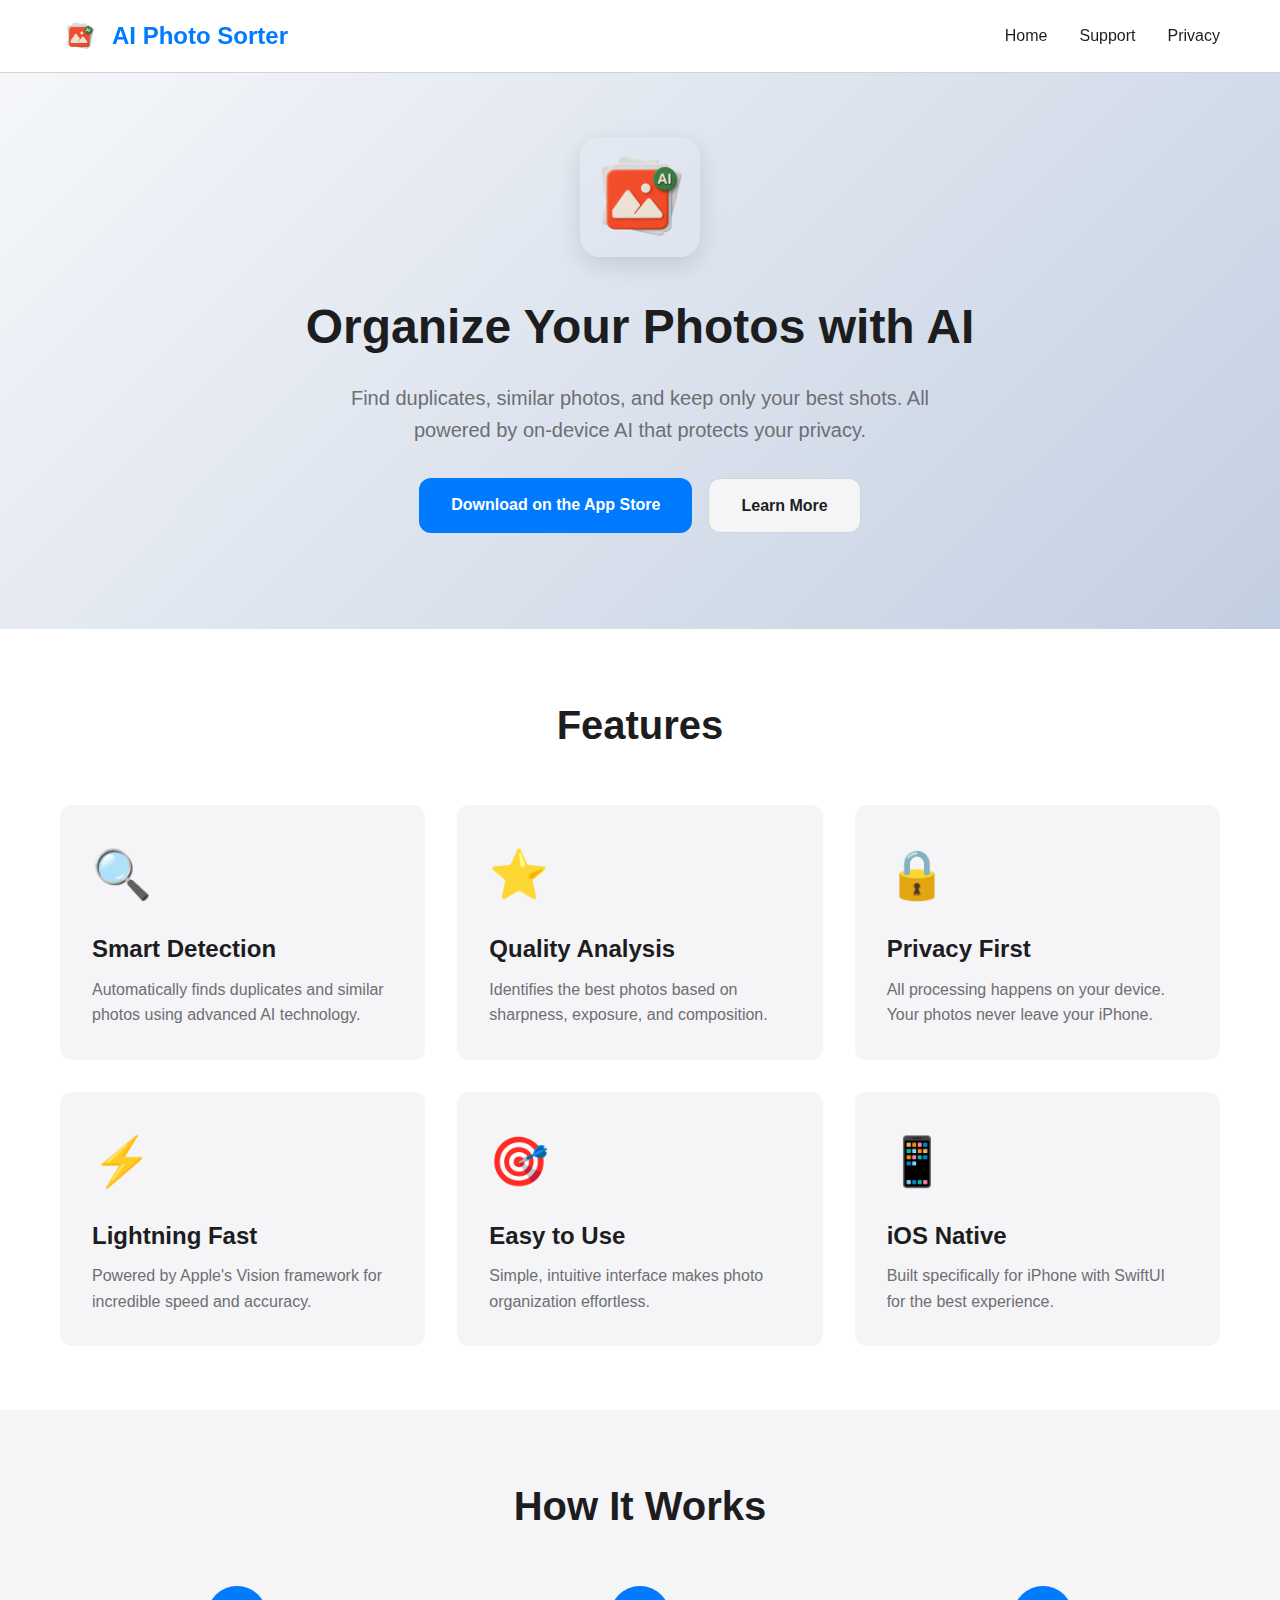
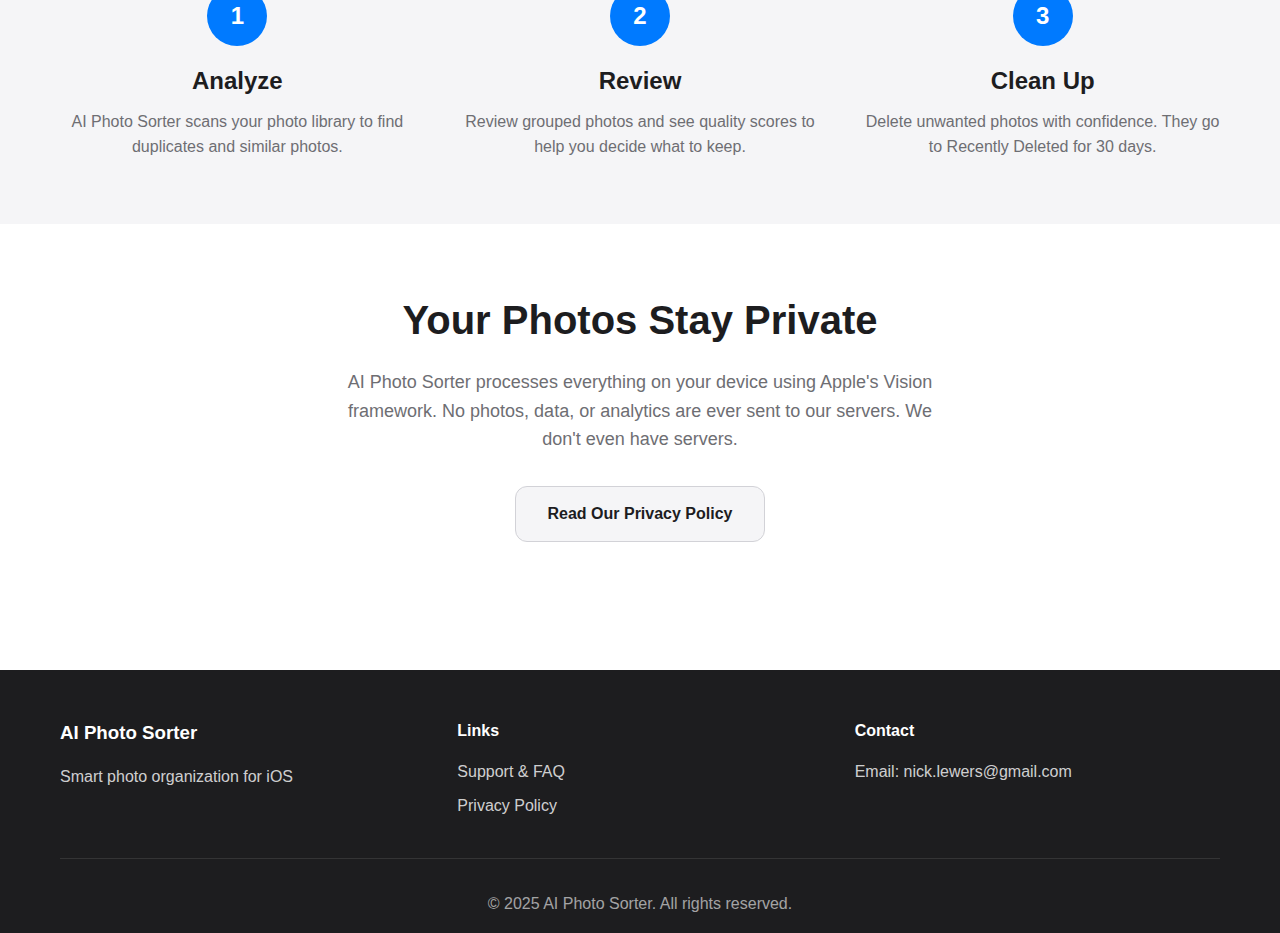
<file: index.html>
<!DOCTYPE html>
<html lang="en">
<head>
    <meta charset="UTF-8">
    <meta name="viewport" content="width=device-width, initial-scale=1.0">
    <meta name="description" content="AI Photo Sorter - Organize your photo library with powerful on-device AI. Find duplicates, similar photos, and keep only your best shots.">
    <title>AI Photo Sorter - Smart Photo Organization for iOS</title>
    <link rel="stylesheet" href="styles.css">
</head>
<body>
    <nav>
        <div class="container">
            <div class="nav-content">
                <div class="logo-container">
                    <img src="logo.png" alt="AI Photo Sorter" class="logo-img">
                    <h1 class="logo">AI Photo Sorter</h1>
                </div>
                <div class="nav-links">
                    <a href="index.html">Home</a>
                    <a href="support.html">Support</a>
                    <a href="privacy.html">Privacy</a>
                </div>
            </div>
        </div>
    </nav>

    <header class="hero">
        <div class="container">
            <div class="hero-content">
                <img src="logo.png" alt="AI Photo Sorter" class="hero-logo">
                <h1>Organize Your Photos with AI</h1>
                <p class="subtitle">Find duplicates, similar photos, and keep only your best shots. All powered by on-device AI that protects your privacy.</p>
                <div class="cta-buttons">
                    <a href="https://apps.apple.com/us/app/ai-photo-sorter/id6754172959" class="btn btn-primary">Download on the App Store</a>
                    <a href="support.html" class="btn btn-secondary">Learn More</a>
                </div>
            </div>
        </div>
    </header>

    <section class="features">
        <div class="container">
            <h2>Features</h2>
            <div class="feature-grid">
                <div class="feature-card">
                    <div class="feature-icon">🔍</div>
                    <h3>Smart Detection</h3>
                    <p>Automatically finds duplicates and similar photos using advanced AI technology.</p>
                </div>
                <div class="feature-card">
                    <div class="feature-icon">⭐</div>
                    <h3>Quality Analysis</h3>
                    <p>Identifies the best photos based on sharpness, exposure, and composition.</p>
                </div>
                <div class="feature-card">
                    <div class="feature-icon">🔒</div>
                    <h3>Privacy First</h3>
                    <p>All processing happens on your device. Your photos never leave your iPhone.</p>
                </div>
                <div class="feature-card">
                    <div class="feature-icon">⚡</div>
                    <h3>Lightning Fast</h3>
                    <p>Powered by Apple's Vision framework for incredible speed and accuracy.</p>
                </div>
                <div class="feature-card">
                    <div class="feature-icon">🎯</div>
                    <h3>Easy to Use</h3>
                    <p>Simple, intuitive interface makes photo organization effortless.</p>
                </div>
                <div class="feature-card">
                    <div class="feature-icon">📱</div>
                    <h3>iOS Native</h3>
                    <p>Built specifically for iPhone with SwiftUI for the best experience.</p>
                </div>
            </div>
        </div>
    </section>

    <section class="how-it-works">
        <div class="container">
            <h2>How It Works</h2>
            <div class="steps">
                <div class="step">
                    <div class="step-number">1</div>
                    <h3>Analyze</h3>
                    <p>AI Photo Sorter scans your photo library to find duplicates and similar photos.</p>
                </div>
                <div class="step">
                    <div class="step-number">2</div>
                    <h3>Review</h3>
                    <p>Review grouped photos and see quality scores to help you decide what to keep.</p>
                </div>
                <div class="step">
                    <div class="step-number">3</div>
                    <h3>Clean Up</h3>
                    <p>Delete unwanted photos with confidence. They go to Recently Deleted for 30 days.</p>
                </div>
            </div>
        </div>
    </section>

    <section class="privacy-highlight">
        <div class="container">
            <div class="privacy-content">
                <h2>Your Photos Stay Private</h2>
                <p>AI Photo Sorter processes everything on your device using Apple's Vision framework. No photos, data, or analytics are ever sent to our servers. We don't even have servers.</p>
                <a href="privacy.html" class="btn btn-secondary">Read Our Privacy Policy</a>
            </div>
        </div>
    </section>

    <footer>
        <div class="container">
            <div class="footer-content">
                <div class="footer-section">
                    <h3>AI Photo Sorter</h3>
                    <p>Smart photo organization for iOS</p>
                </div>
                <div class="footer-section">
                    <h4>Links</h4>
                    <ul>
                        <li><a href="support.html">Support & FAQ</a></li>
                        <li><a href="privacy.html">Privacy Policy</a></li>
                    </ul>
                </div>
                <div class="footer-section">
                    <h4>Contact</h4>
                    <p>Email: <a href="mailto:nick.lewers@gmail.com">nick.lewers@gmail.com</a></p>
                </div>
            </div>
            <div class="footer-bottom">
                <p>&copy; 2025 AI Photo Sorter. All rights reserved.</p>
            </div>
        </div>
    </footer>
</body>
</html>
</file>
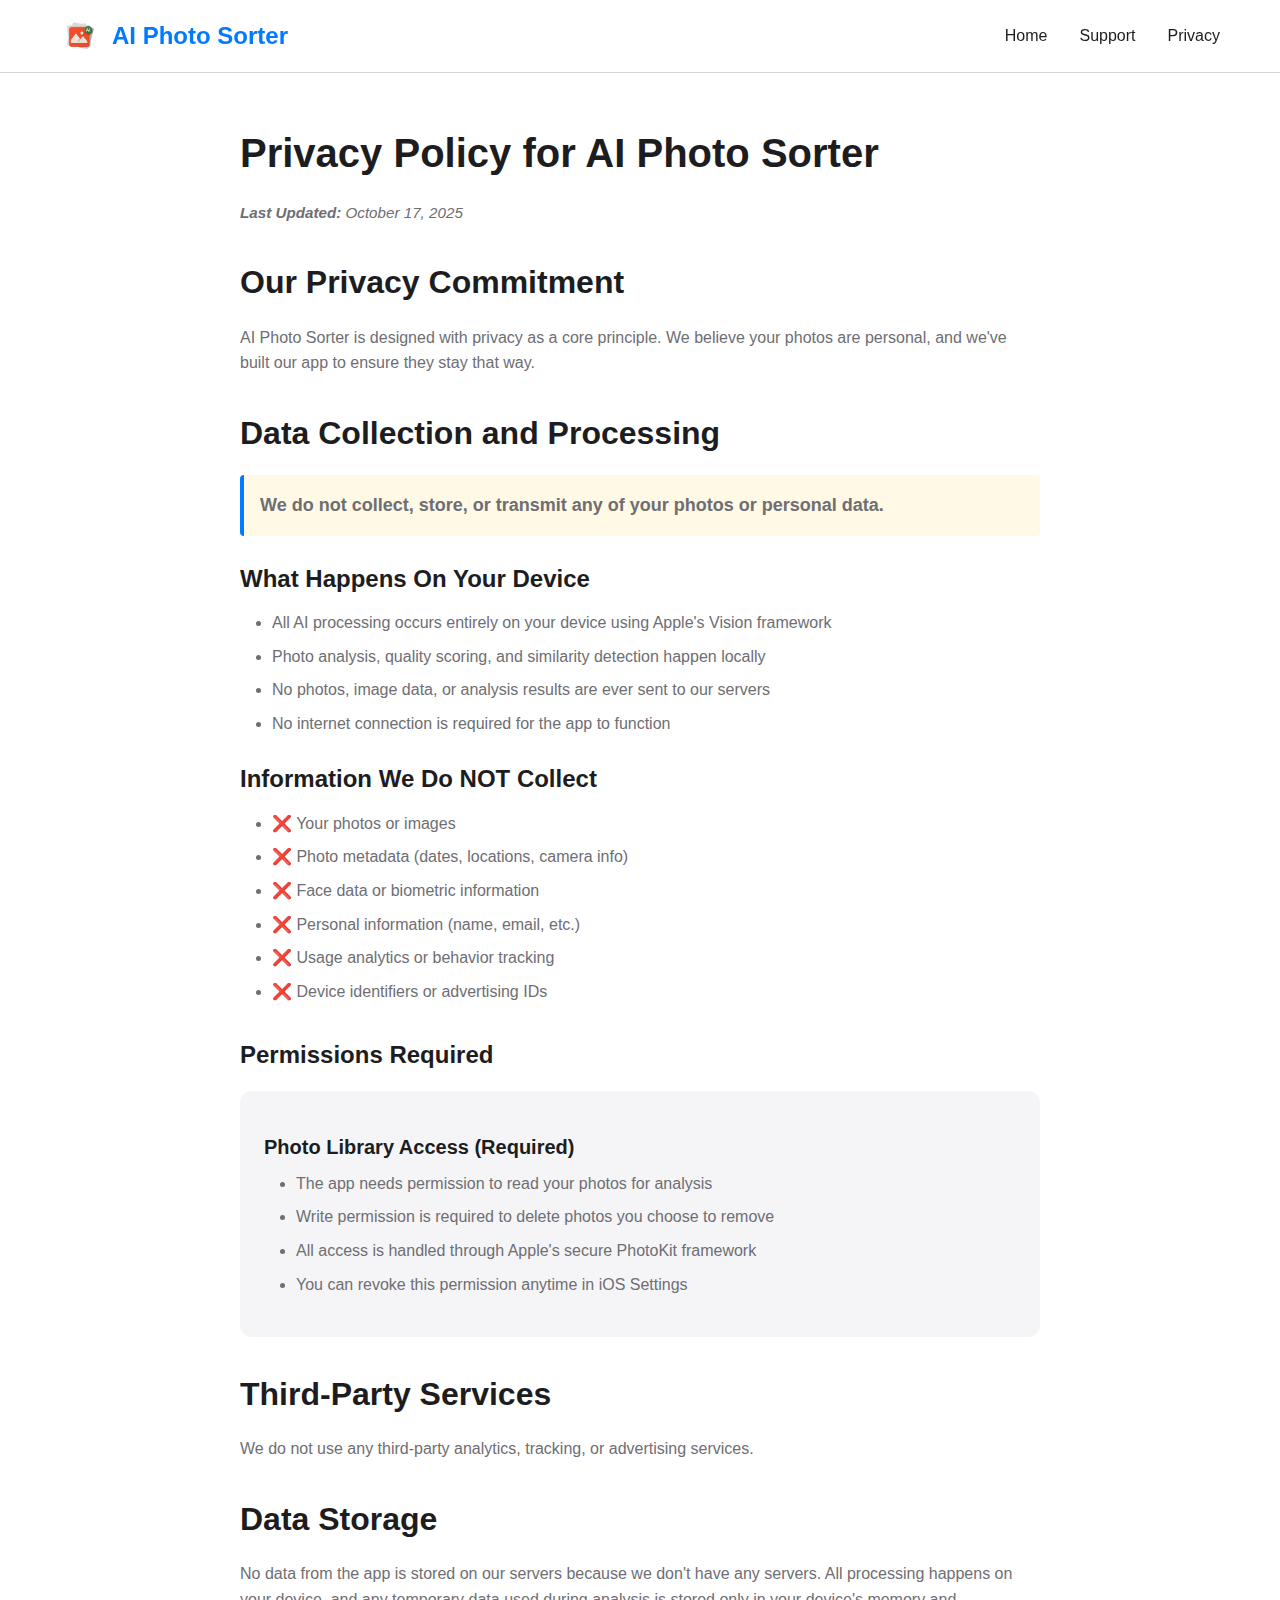
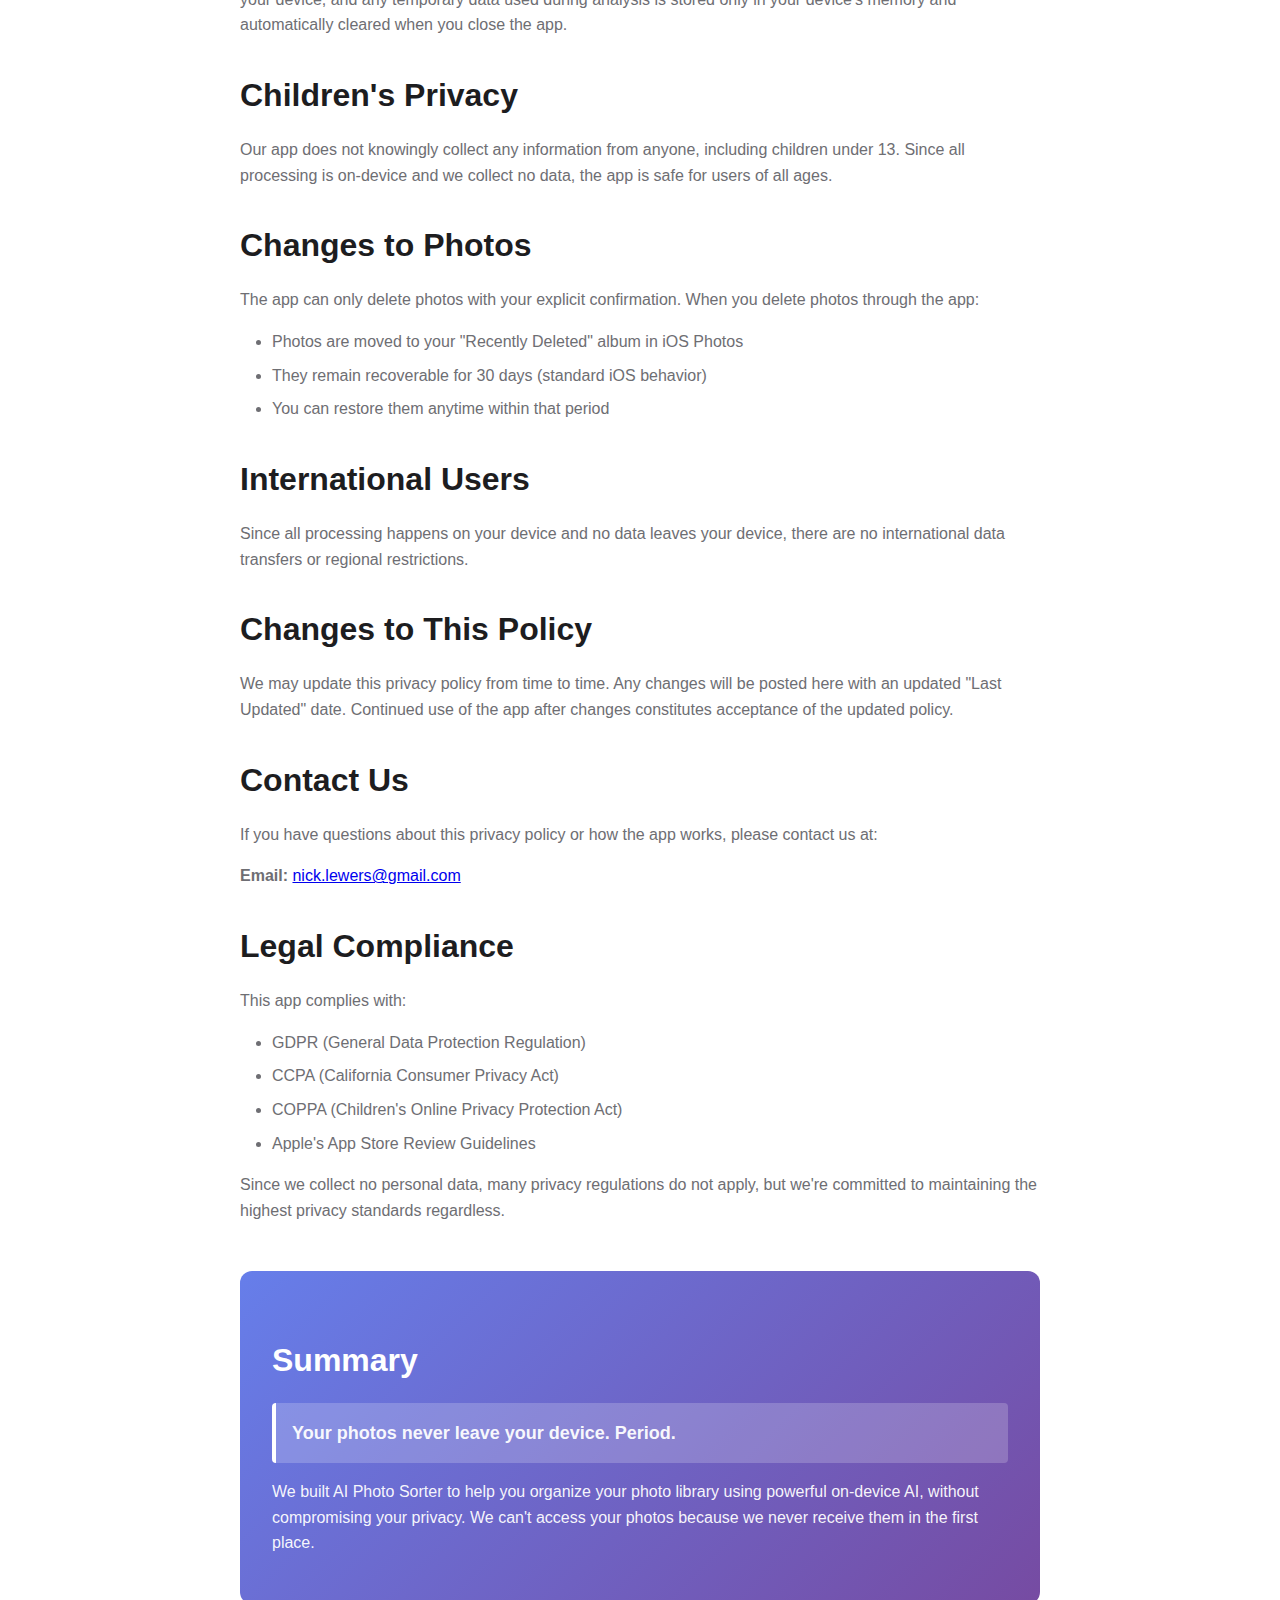
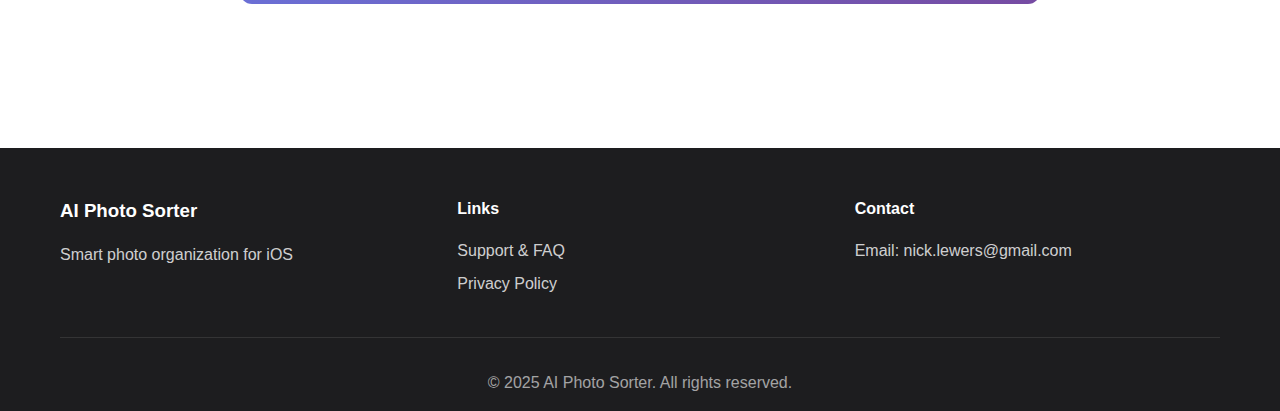
<file: privacy.html>
<!DOCTYPE html>
<html lang="en">
<head>
    <meta charset="UTF-8">
    <meta name="viewport" content="width=device-width, initial-scale=1.0">
    <meta name="description" content="Privacy Policy for AI Photo Sorter - Your photos never leave your device.">
    <title>Privacy Policy - AI Photo Sorter</title>
    <link rel="stylesheet" href="styles.css">
</head>
<body>
    <nav>
        <div class="container">
            <div class="nav-content">
                <div class="logo-container">
                    <img src="logo.png" alt="AI Photo Sorter" class="logo-img">
                    <h1 class="logo">AI Photo Sorter</h1>
                </div>
                <div class="nav-links">
                    <a href="index.html">Home</a>
                    <a href="support.html">Support</a>
                    <a href="privacy.html">Privacy</a>
                </div>
            </div>
        </div>
    </nav>

    <main class="content-page">
        <div class="container">
            <article>
                <h1>Privacy Policy for AI Photo Sorter</h1>
                <p class="last-updated"><strong>Last Updated:</strong> October 17, 2025</p>

                <section>
                    <h2>Our Privacy Commitment</h2>
                    <p>AI Photo Sorter is designed with privacy as a core principle. We believe your photos are personal, and we've built our app to ensure they stay that way.</p>
                </section>

                <section>
                    <h2>Data Collection and Processing</h2>
                    <p class="highlight"><strong>We do not collect, store, or transmit any of your photos or personal data.</strong></p>

                    <h3>What Happens On Your Device</h3>
                    <ul>
                        <li>All AI processing occurs entirely on your device using Apple's Vision framework</li>
                        <li>Photo analysis, quality scoring, and similarity detection happen locally</li>
                        <li>No photos, image data, or analysis results are ever sent to our servers</li>
                        <li>No internet connection is required for the app to function</li>
                    </ul>

                    <h3>Information We Do NOT Collect</h3>
                    <ul>
                        <li>❌ Your photos or images</li>
                        <li>❌ Photo metadata (dates, locations, camera info)</li>
                        <li>❌ Face data or biometric information</li>
                        <li>❌ Personal information (name, email, etc.)</li>
                        <li>❌ Usage analytics or behavior tracking</li>
                        <li>❌ Device identifiers or advertising IDs</li>
                    </ul>
                </section>

                <section>
                    <h3>Permissions Required</h3>
                    <div class="info-box">
                        <h4>Photo Library Access (Required)</h4>
                        <ul>
                            <li>The app needs permission to read your photos for analysis</li>
                            <li>Write permission is required to delete photos you choose to remove</li>
                            <li>All access is handled through Apple's secure PhotoKit framework</li>
                            <li>You can revoke this permission anytime in iOS Settings</li>
                        </ul>
                    </div>
                </section>

                <section>
                    <h2>Third-Party Services</h2>
                    <p>We do not use any third-party analytics, tracking, or advertising services.</p>
                </section>

                <section>
                    <h2>Data Storage</h2>
                    <p>No data from the app is stored on our servers because we don't have any servers. All processing happens on your device, and any temporary data used during analysis is stored only in your device's memory and automatically cleared when you close the app.</p>
                </section>

                <section>
                    <h2>Children's Privacy</h2>
                    <p>Our app does not knowingly collect any information from anyone, including children under 13. Since all processing is on-device and we collect no data, the app is safe for users of all ages.</p>
                </section>

                <section>
                    <h2>Changes to Photos</h2>
                    <p>The app can only delete photos with your explicit confirmation. When you delete photos through the app:</p>
                    <ul>
                        <li>Photos are moved to your "Recently Deleted" album in iOS Photos</li>
                        <li>They remain recoverable for 30 days (standard iOS behavior)</li>
                        <li>You can restore them anytime within that period</li>
                    </ul>
                </section>

                <section>
                    <h2>International Users</h2>
                    <p>Since all processing happens on your device and no data leaves your device, there are no international data transfers or regional restrictions.</p>
                </section>

                <section>
                    <h2>Changes to This Policy</h2>
                    <p>We may update this privacy policy from time to time. Any changes will be posted here with an updated "Last Updated" date. Continued use of the app after changes constitutes acceptance of the updated policy.</p>
                </section>

                <section>
                    <h2>Contact Us</h2>
                    <p>If you have questions about this privacy policy or how the app works, please contact us at:</p>
                    <p><strong>Email:</strong> <a href="mailto:nick.lewers@gmail.com">nick.lewers@gmail.com</a></p>
                </section>

                <section>
                    <h2>Legal Compliance</h2>
                    <p>This app complies with:</p>
                    <ul>
                        <li>GDPR (General Data Protection Regulation)</li>
                        <li>CCPA (California Consumer Privacy Act)</li>
                        <li>COPPA (Children's Online Privacy Protection Act)</li>
                        <li>Apple's App Store Review Guidelines</li>
                    </ul>
                    <p>Since we collect no personal data, many privacy regulations do not apply, but we're committed to maintaining the highest privacy standards regardless.</p>
                </section>

                <section class="summary-box">
                    <h2>Summary</h2>
                    <p class="highlight"><strong>Your photos never leave your device. Period.</strong></p>
                    <p>We built AI Photo Sorter to help you organize your photo library using powerful on-device AI, without compromising your privacy. We can't access your photos because we never receive them in the first place.</p>
                </section>
            </article>
        </div>
    </main>

    <footer>
        <div class="container">
            <div class="footer-content">
                <div class="footer-section">
                    <h3>AI Photo Sorter</h3>
                    <p>Smart photo organization for iOS</p>
                </div>
                <div class="footer-section">
                    <h4>Links</h4>
                    <ul>
                        <li><a href="support.html">Support & FAQ</a></li>
                        <li><a href="privacy.html">Privacy Policy</a></li>
                    </ul>
                </div>
                <div class="footer-section">
                    <h4>Contact</h4>
                    <p>Email: <a href="mailto:nick.lewers@gmail.com">nick.lewers@gmail.com</a></p>
                </div>
            </div>
            <div class="footer-bottom">
                <p>&copy; 2025 AI Photo Sorter. All rights reserved.</p>
            </div>
        </div>
    </footer>
</body>
</html>
</file>
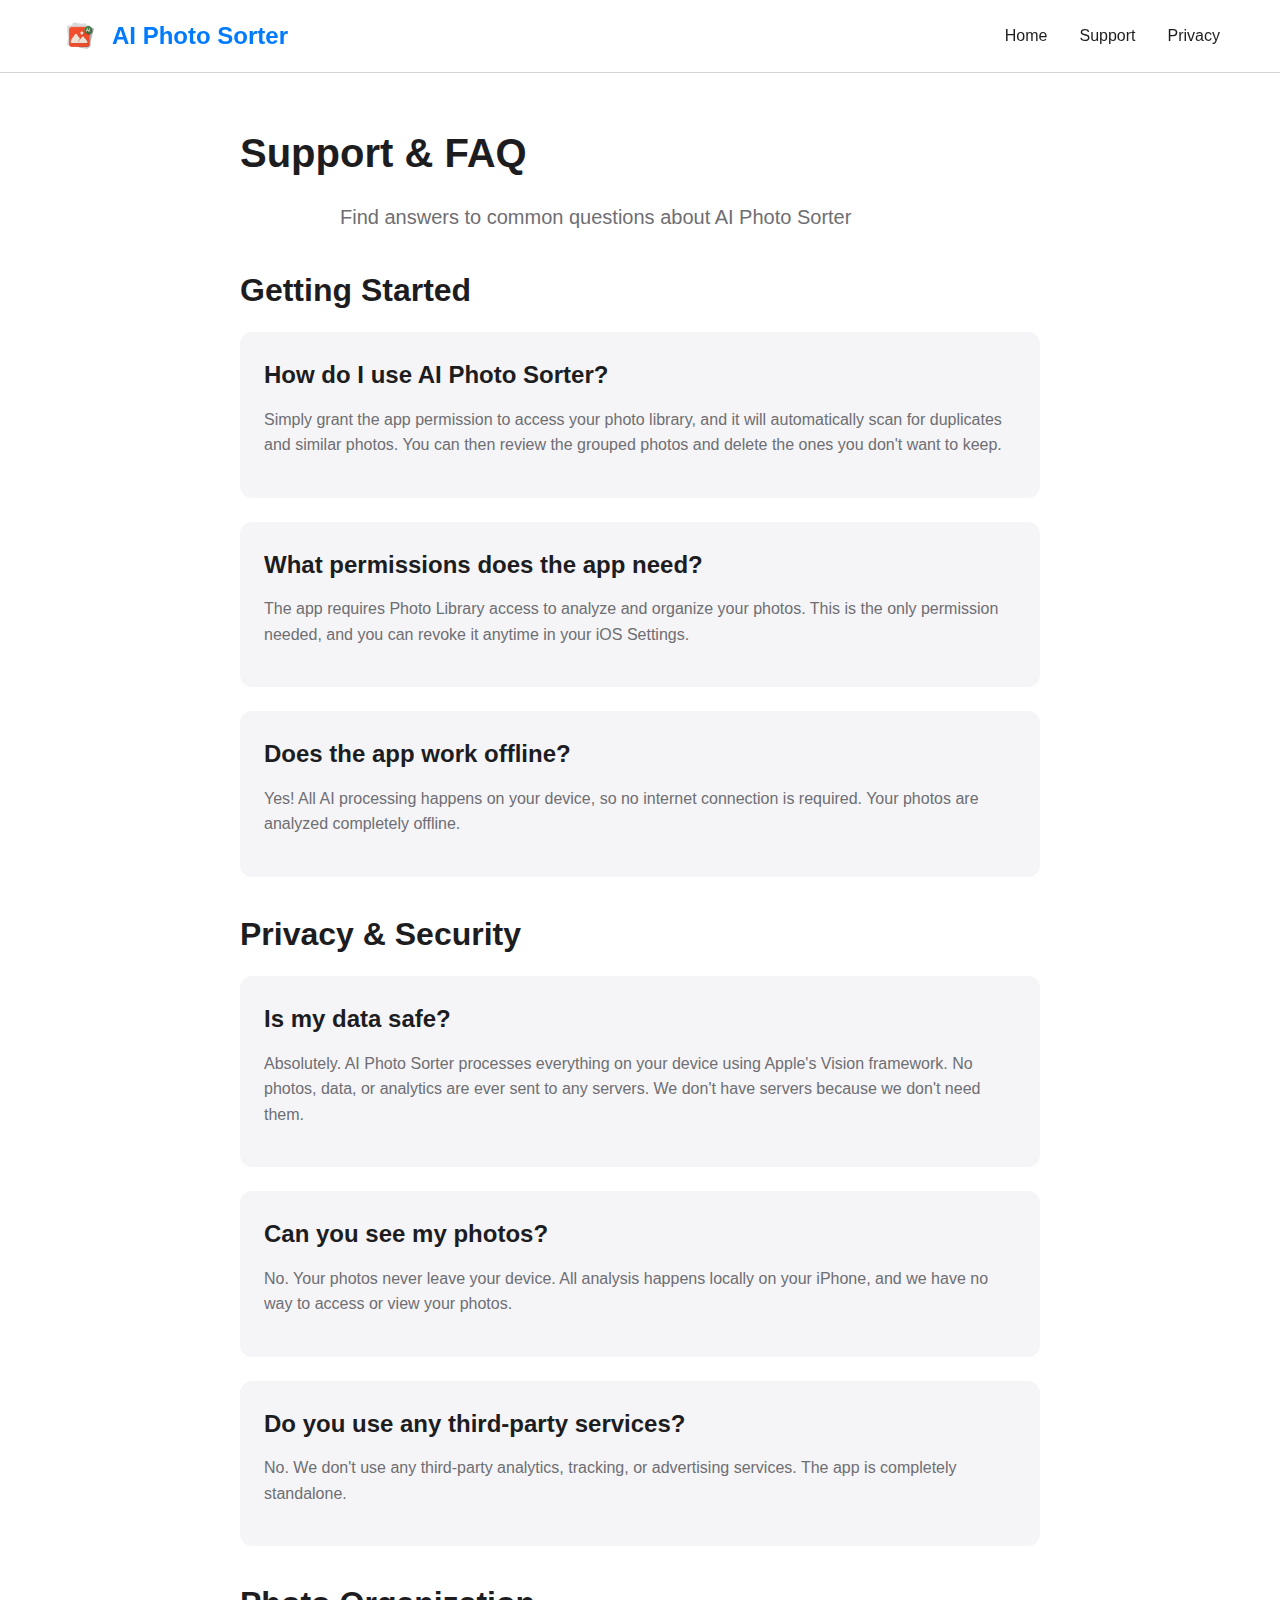
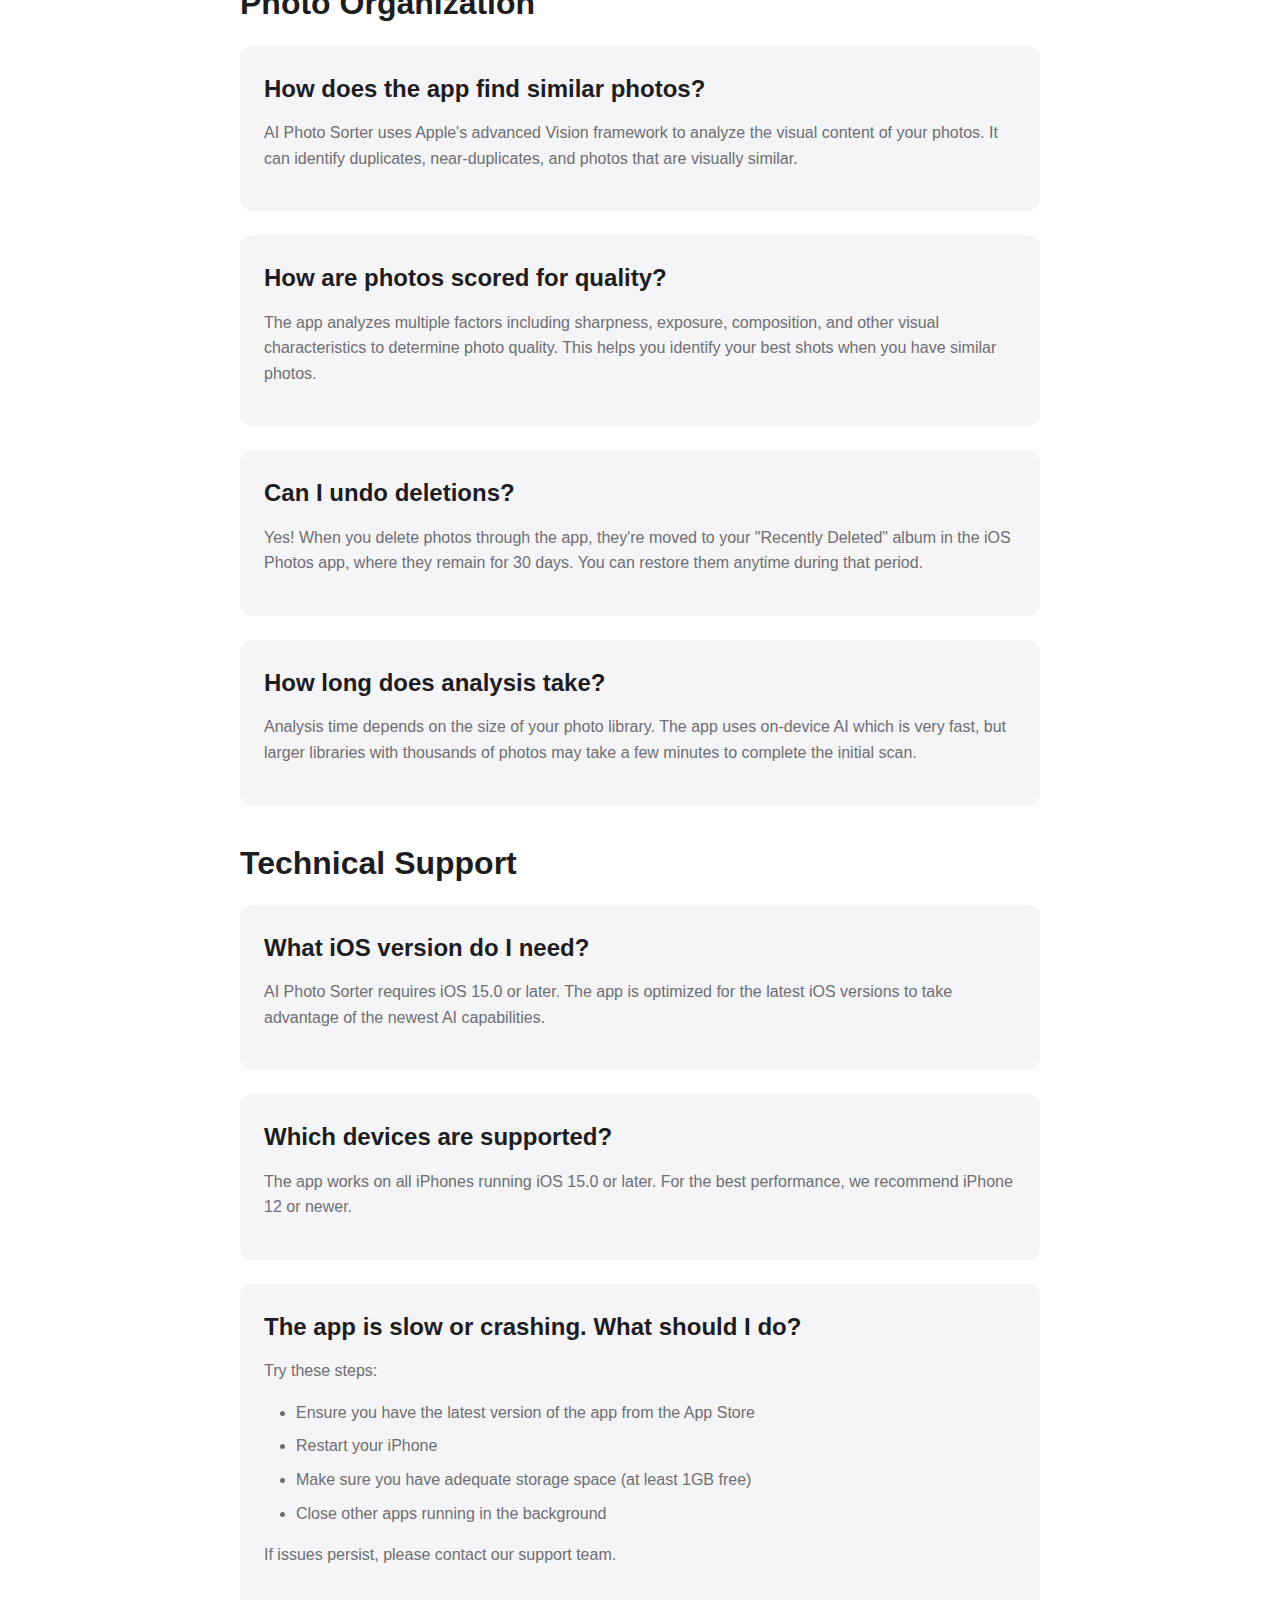
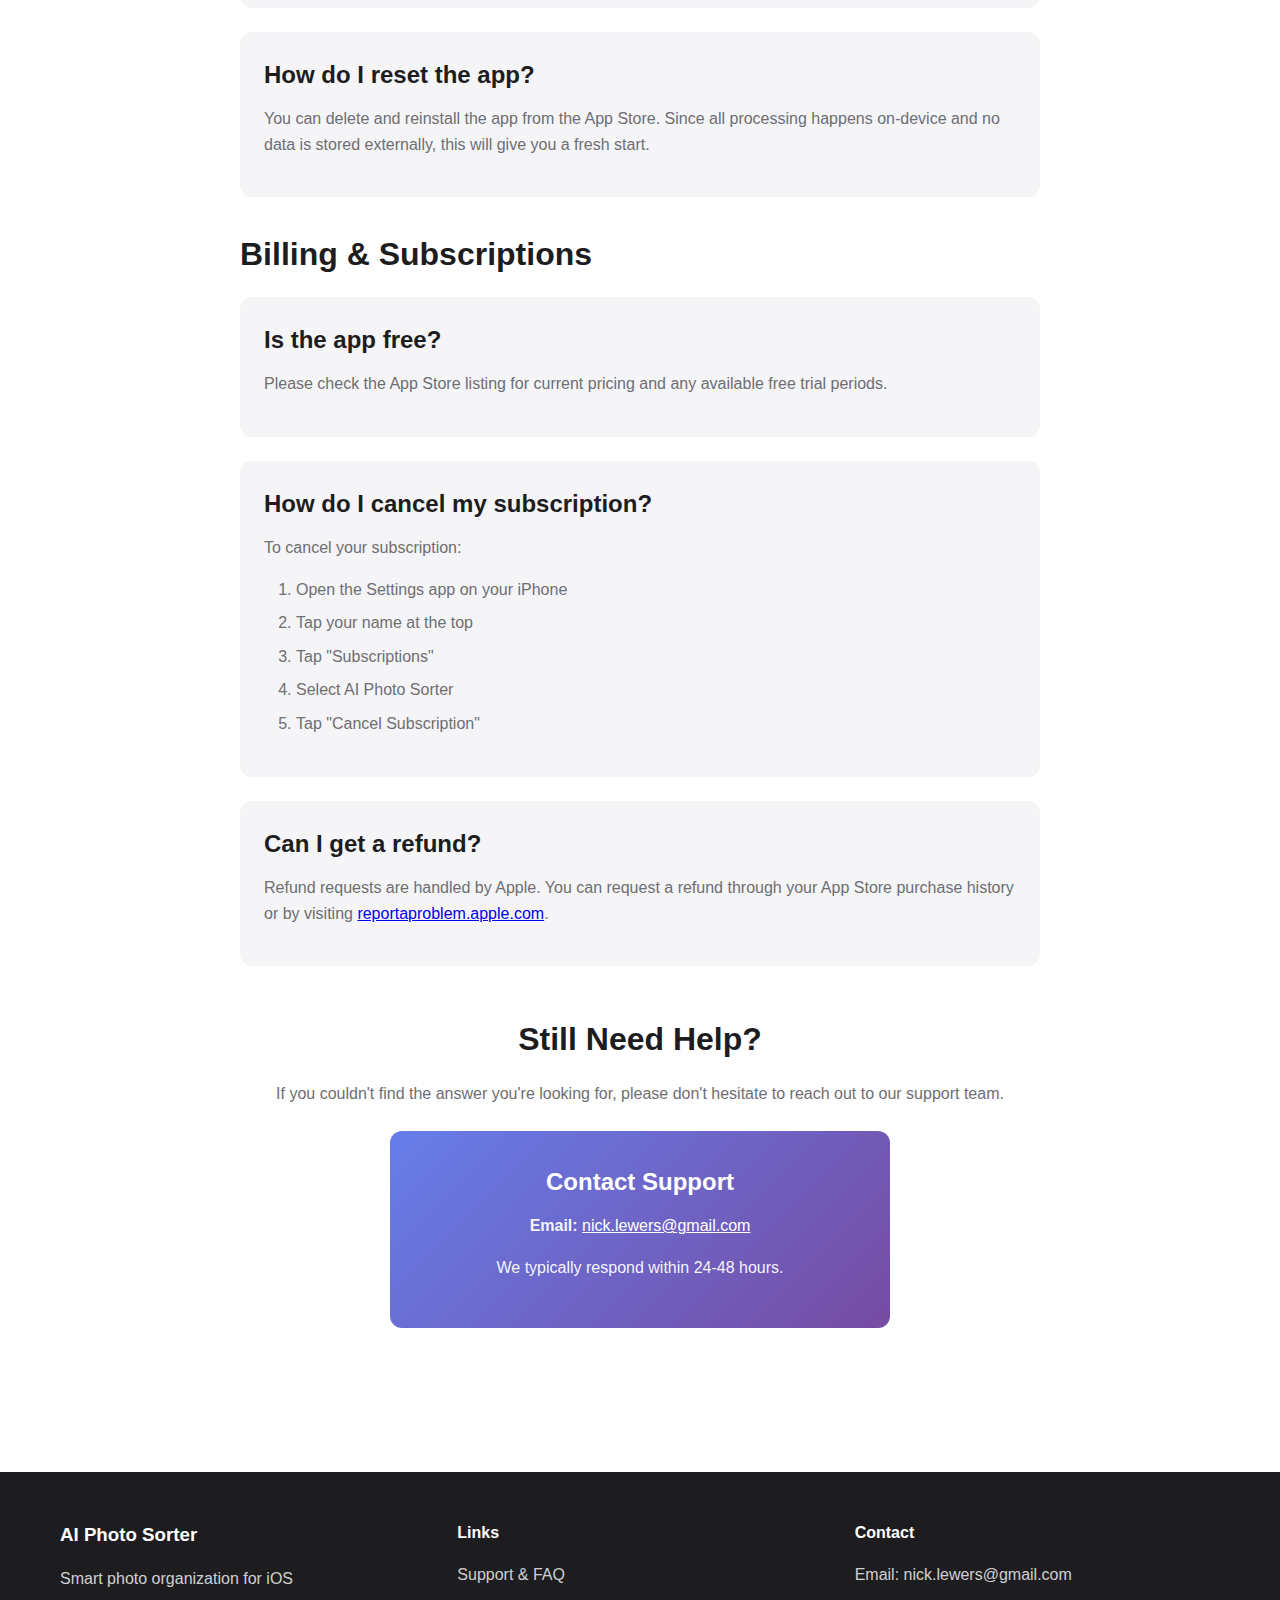
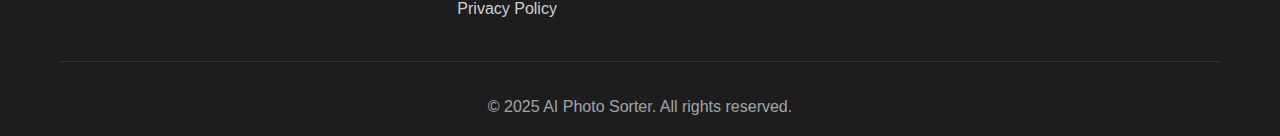
<file: support.html>
<!DOCTYPE html>
<html lang="en">
<head>
    <meta charset="UTF-8">
    <meta name="viewport" content="width=device-width, initial-scale=1.0">
    <meta name="description" content="Support and FAQ for AI Photo Sorter">
    <title>Support & FAQ - AI Photo Sorter</title>
    <link rel="stylesheet" href="styles.css">
</head>
<body>
    <nav>
        <div class="container">
            <div class="nav-content">
                <div class="logo-container">
                    <img src="logo.png" alt="AI Photo Sorter" class="logo-img">
                    <h1 class="logo">AI Photo Sorter</h1>
                </div>
                <div class="nav-links">
                    <a href="index.html">Home</a>
                    <a href="support.html">Support</a>
                    <a href="privacy.html">Privacy</a>
                </div>
            </div>
        </div>
    </nav>

    <main class="content-page">
        <div class="container">
            <article>
                <h1>Support & FAQ</h1>
                <p class="subtitle">Find answers to common questions about AI Photo Sorter</p>

                <section>
                    <h2>Getting Started</h2>
                    
                    <div class="faq-item">
                        <h3>How do I use AI Photo Sorter?</h3>
                        <p>Simply grant the app permission to access your photo library, and it will automatically scan for duplicates and similar photos. You can then review the grouped photos and delete the ones you don't want to keep.</p>
                    </div>

                    <div class="faq-item">
                        <h3>What permissions does the app need?</h3>
                        <p>The app requires Photo Library access to analyze and organize your photos. This is the only permission needed, and you can revoke it anytime in your iOS Settings.</p>
                    </div>

                    <div class="faq-item">
                        <h3>Does the app work offline?</h3>
                        <p>Yes! All AI processing happens on your device, so no internet connection is required. Your photos are analyzed completely offline.</p>
                    </div>
                </section>

                <section>
                    <h2>Privacy & Security</h2>

                    <div class="faq-item">
                        <h3>Is my data safe?</h3>
                        <p>Absolutely. AI Photo Sorter processes everything on your device using Apple's Vision framework. No photos, data, or analytics are ever sent to any servers. We don't have servers because we don't need them.</p>
                    </div>

                    <div class="faq-item">
                        <h3>Can you see my photos?</h3>
                        <p>No. Your photos never leave your device. All analysis happens locally on your iPhone, and we have no way to access or view your photos.</p>
                    </div>

                    <div class="faq-item">
                        <h3>Do you use any third-party services?</h3>
                        <p>No. We don't use any third-party analytics, tracking, or advertising services. The app is completely standalone.</p>
                    </div>
                </section>

                <section>
                    <h2>Photo Organization</h2>

                    <div class="faq-item">
                        <h3>How does the app find similar photos?</h3>
                        <p>AI Photo Sorter uses Apple's advanced Vision framework to analyze the visual content of your photos. It can identify duplicates, near-duplicates, and photos that are visually similar.</p>
                    </div>

                    <div class="faq-item">
                        <h3>How are photos scored for quality?</h3>
                        <p>The app analyzes multiple factors including sharpness, exposure, composition, and other visual characteristics to determine photo quality. This helps you identify your best shots when you have similar photos.</p>
                    </div>

                    <div class="faq-item">
                        <h3>Can I undo deletions?</h3>
                        <p>Yes! When you delete photos through the app, they're moved to your "Recently Deleted" album in the iOS Photos app, where they remain for 30 days. You can restore them anytime during that period.</p>
                    </div>

                    <div class="faq-item">
                        <h3>How long does analysis take?</h3>
                        <p>Analysis time depends on the size of your photo library. The app uses on-device AI which is very fast, but larger libraries with thousands of photos may take a few minutes to complete the initial scan.</p>
                    </div>
                </section>

                <section>
                    <h2>Technical Support</h2>

                    <div class="faq-item">
                        <h3>What iOS version do I need?</h3>
                        <p>AI Photo Sorter requires iOS 15.0 or later. The app is optimized for the latest iOS versions to take advantage of the newest AI capabilities.</p>
                    </div>

                    <div class="faq-item">
                        <h3>Which devices are supported?</h3>
                        <p>The app works on all iPhones running iOS 15.0 or later. For the best performance, we recommend iPhone 12 or newer.</p>
                    </div>

                    <div class="faq-item">
                        <h3>The app is slow or crashing. What should I do?</h3>
                        <p>Try these steps:</p>
                        <ul>
                            <li>Ensure you have the latest version of the app from the App Store</li>
                            <li>Restart your iPhone</li>
                            <li>Make sure you have adequate storage space (at least 1GB free)</li>
                            <li>Close other apps running in the background</li>
                        </ul>
                        <p>If issues persist, please contact our support team.</p>
                    </div>

                    <div class="faq-item">
                        <h3>How do I reset the app?</h3>
                        <p>You can delete and reinstall the app from the App Store. Since all processing happens on-device and no data is stored externally, this will give you a fresh start.</p>
                    </div>
                </section>

                <section>
                    <h2>Billing & Subscriptions</h2>

                    <div class="faq-item">
                        <h3>Is the app free?</h3>
                        <p>Please check the App Store listing for current pricing and any available free trial periods.</p>
                    </div>

                    <div class="faq-item">
                        <h3>How do I cancel my subscription?</h3>
                        <p>To cancel your subscription:</p>
                        <ol>
                            <li>Open the Settings app on your iPhone</li>
                            <li>Tap your name at the top</li>
                            <li>Tap "Subscriptions"</li>
                            <li>Select AI Photo Sorter</li>
                            <li>Tap "Cancel Subscription"</li>
                        </ol>
                    </div>

                    <div class="faq-item">
                        <h3>Can I get a refund?</h3>
                        <p>Refund requests are handled by Apple. You can request a refund through your App Store purchase history or by visiting <a href="https://reportaproblem.apple.com" target="_blank">reportaproblem.apple.com</a>.</p>
                    </div>
                </section>

                <section class="contact-section">
                    <h2>Still Need Help?</h2>
                    <p>If you couldn't find the answer you're looking for, please don't hesitate to reach out to our support team.</p>
                    <div class="contact-box">
                        <h3>Contact Support</h3>
                        <p><strong>Email:</strong> <a href="mailto:nick.lewers@gmail.com">nick.lewers@gmail.com</a></p>
                        <p>We typically respond within 24-48 hours.</p>
                    </div>
                </section>
            </article>
        </div>
    </main>

    <footer>
        <div class="container">
            <div class="footer-content">
                <div class="footer-section">
                    <h3>AI Photo Sorter</h3>
                    <p>Smart photo organization for iOS</p>
                </div>
                <div class="footer-section">
                    <h4>Links</h4>
                    <ul>
                        <li><a href="support.html">Support & FAQ</a></li>
                        <li><a href="privacy.html">Privacy Policy</a></li>
                    </ul>
                </div>
                <div class="footer-section">
                    <h4>Contact</h4>
                    <p>Email: <a href="mailto:nick.lewers@gmail.com">nick.lewers@gmail.com</a></p>
                </div>
            </div>
            <div class="footer-bottom">
                <p>&copy; 2025 AI Photo Sorter. All rights reserved.</p>
            </div>
        </div>
    </footer>
</body>
</html>
</file>
<file: styles.css>
/* Reset and Base Styles */
* {
    margin: 0;
    padding: 0;
    box-sizing: border-box;
}

:root {
    --primary-color: #007AFF;
    --primary-dark: #0051D5;
    --secondary-color: #5856D6;
    --background: #ffffff;
    --surface: #f5f5f7;
    --text-primary: #1d1d1f;
    --text-secondary: #6e6e73;
    --border-color: #d2d2d7;
    --success: #34C759;
    --error: #FF3B30;
    --border-radius: 12px;
    --shadow: 0 2px 8px rgba(0, 0, 0, 0.1);
    --shadow-lg: 0 8px 24px rgba(0, 0, 0, 0.12);
}

body {
    font-family: -apple-system, BlinkMacSystemFont, 'Segoe UI', Roboto, Oxygen, Ubuntu, Cantarell, sans-serif;
    line-height: 1.6;
    color: var(--text-primary);
    background-color: var(--background);
}

.container {
    max-width: 1200px;
    margin: 0 auto;
    padding: 0 20px;
}

/* Navigation */
nav {
    background-color: var(--background);
    border-bottom: 1px solid var(--border-color);
    position: sticky;
    top: 0;
    z-index: 100;
    backdrop-filter: blur(20px);
    background-color: rgba(255, 255, 255, 0.8);
}

.nav-content {
    display: flex;
    justify-content: space-between;
    align-items: center;
    padding: 1rem 0;
}

.logo-container {
    display: flex;
    align-items: center;
    gap: 0.75rem;
}

.logo-img {
    width: 40px;
    height: 40px;
    border-radius: 8px;
}

.logo {
    font-size: 1.5rem;
    font-weight: 600;
    color: var(--primary-color);
    margin: 0;
}

.nav-links {
    display: flex;
    gap: 2rem;
}

.nav-links a {
    color: var(--text-primary);
    text-decoration: none;
    font-weight: 500;
    transition: color 0.2s;
}

.nav-links a:hover {
    color: var(--primary-color);
}

/* Hero Section */
.hero {
    padding: 4rem 0 6rem;
    text-align: center;
    background: linear-gradient(135deg, #f5f7fa 0%, #c3cfe2 100%);
}

.hero-logo {
    width: 120px;
    height: 120px;
    margin: 0 auto 2rem;
    display: block;
    border-radius: 20px;
    box-shadow: var(--shadow-lg);
}

.hero-content h1 {
    font-size: 3rem;
    font-weight: 700;
    margin-bottom: 1rem;
    color: var(--text-primary);
}

.subtitle {
    font-size: 1.25rem;
    color: var(--text-secondary);
    margin-bottom: 2rem;
    max-width: 600px;
    margin-left: auto;
    margin-right: auto;
}

/* Buttons */
.cta-buttons {
    display: flex;
    gap: 1rem;
    justify-content: center;
    flex-wrap: wrap;
}

.btn {
    display: inline-block;
    padding: 0.875rem 2rem;
    border-radius: var(--border-radius);
    font-size: 1rem;
    font-weight: 600;
    text-decoration: none;
    transition: all 0.2s;
    cursor: pointer;
}

.btn-primary {
    background-color: var(--primary-color);
    color: white;
}

.btn-primary:hover {
    background-color: var(--primary-dark);
    transform: translateY(-2px);
    box-shadow: var(--shadow-lg);
}

.btn-secondary {
    background-color: var(--surface);
    color: var(--text-primary);
    border: 1px solid var(--border-color);
}

.btn-secondary:hover {
    background-color: #e8e8ed;
    transform: translateY(-2px);
}

/* Features Section */
.features {
    padding: 4rem 0;
}

.features h2 {
    text-align: center;
    font-size: 2.5rem;
    margin-bottom: 3rem;
}

.feature-grid {
    display: grid;
    grid-template-columns: repeat(auto-fit, minmax(300px, 1fr));
    gap: 2rem;
}

.feature-card {
    background-color: var(--surface);
    padding: 2rem;
    border-radius: var(--border-radius);
    transition: transform 0.2s, box-shadow 0.2s;
}

.feature-card:hover {
    transform: translateY(-4px);
    box-shadow: var(--shadow-lg);
}

.feature-icon {
    font-size: 3rem;
    margin-bottom: 1rem;
}

.feature-card h3 {
    font-size: 1.5rem;
    margin-bottom: 0.5rem;
}

.feature-card p {
    color: var(--text-secondary);
}

/* How It Works Section */
.how-it-works {
    padding: 4rem 0;
    background-color: var(--surface);
}

.how-it-works h2 {
    text-align: center;
    font-size: 2.5rem;
    margin-bottom: 3rem;
}

.steps {
    display: grid;
    grid-template-columns: repeat(auto-fit, minmax(250px, 1fr));
    gap: 3rem;
}

.step {
    text-align: center;
}

.step-number {
    display: inline-block;
    width: 60px;
    height: 60px;
    line-height: 60px;
    border-radius: 50%;
    background-color: var(--primary-color);
    color: white;
    font-size: 1.5rem;
    font-weight: 700;
    margin-bottom: 1rem;
}

.step h3 {
    font-size: 1.5rem;
    margin-bottom: 0.5rem;
}

.step p {
    color: var(--text-secondary);
}

/* Privacy Highlight */
.privacy-highlight {
    padding: 4rem 0;
    text-align: center;
}

.privacy-content {
    max-width: 600px;
    margin: 0 auto;
}

.privacy-content h2 {
    font-size: 2.5rem;
    margin-bottom: 1rem;
}

.privacy-content p {
    color: var(--text-secondary);
    margin-bottom: 2rem;
    font-size: 1.125rem;
}

/* Content Pages */
.content-page {
    padding: 3rem 0;
    min-height: 60vh;
}

.content-page article {
    max-width: 800px;
    margin: 0 auto;
}

.content-page h1 {
    font-size: 2.5rem;
    margin-bottom: 1rem;
}

.content-page h2 {
    font-size: 2rem;
    margin-top: 2rem;
    margin-bottom: 1rem;
    color: var(--text-primary);
}

.content-page h3 {
    font-size: 1.5rem;
    margin-top: 1.5rem;
    margin-bottom: 0.75rem;
}

.content-page h4 {
    font-size: 1.25rem;
    margin-top: 1rem;
    margin-bottom: 0.5rem;
}

.content-page p {
    margin-bottom: 1rem;
    color: var(--text-secondary);
}

.content-page ul,
.content-page ol {
    margin-left: 2rem;
    margin-bottom: 1rem;
    color: var(--text-secondary);
}

.content-page li {
    margin-bottom: 0.5rem;
}

.content-page section {
    margin-bottom: 2rem;
}

.last-updated {
    font-size: 0.95rem;
    color: var(--text-secondary);
    font-style: italic;
    margin-bottom: 2rem;
}

.highlight {
    background-color: #FFF9E6;
    padding: 1rem;
    border-left: 4px solid var(--primary-color);
    border-radius: 4px;
    font-size: 1.125rem;
}

.info-box {
    background-color: var(--surface);
    padding: 1.5rem;
    border-radius: var(--border-radius);
    margin: 1rem 0;
}

.summary-box {
    background: linear-gradient(135deg, #667eea 0%, #764ba2 100%);
    color: white;
    padding: 2rem;
    border-radius: var(--border-radius);
    margin-top: 3rem;
}

.summary-box h2 {
    color: white;
}

.summary-box p {
    color: rgba(255, 255, 255, 0.95);
}

.summary-box .highlight {
    background-color: rgba(255, 255, 255, 0.2);
    border-left-color: white;
}

/* FAQ Items */
.faq-item {
    background-color: var(--surface);
    padding: 1.5rem;
    border-radius: var(--border-radius);
    margin-bottom: 1.5rem;
}

.faq-item h3 {
    color: var(--text-primary);
    margin-top: 0;
}

.faq-item p,
.faq-item ul,
.faq-item ol {
    color: var(--text-secondary);
}

.contact-section {
    margin-top: 3rem;
    text-align: center;
}

.contact-box {
    background: linear-gradient(135deg, #667eea 0%, #764ba2 100%);
    color: white;
    padding: 2rem;
    border-radius: var(--border-radius);
    margin-top: 1.5rem;
    max-width: 500px;
    margin-left: auto;
    margin-right: auto;
}

.contact-box h3 {
    color: white;
    margin-top: 0;
}

.contact-box p {
    color: rgba(255, 255, 255, 0.95);
}

.contact-box a {
    color: white;
    text-decoration: underline;
}

/* Footer */
footer {
    background-color: var(--text-primary);
    color: white;
    padding: 3rem 0 1rem;
    margin-top: 4rem;
}

.footer-content {
    display: grid;
    grid-template-columns: repeat(auto-fit, minmax(250px, 1fr));
    gap: 2rem;
    margin-bottom: 2rem;
}

.footer-section h3,
.footer-section h4 {
    margin-bottom: 1rem;
    color: white;
}

.footer-section p,
.footer-section a {
    color: rgba(255, 255, 255, 0.8);
}

.footer-section a {
    text-decoration: none;
    transition: color 0.2s;
}

.footer-section a:hover {
    color: white;
}

.footer-section ul {
    list-style: none;
}

.footer-section li {
    margin-bottom: 0.5rem;
}

.footer-bottom {
    text-align: center;
    padding-top: 2rem;
    border-top: 1px solid rgba(255, 255, 255, 0.1);
}

.footer-bottom p {
    color: rgba(255, 255, 255, 0.6);
}

/* Responsive */
@media (max-width: 768px) {
    .hero-content h1 {
        font-size: 2rem;
    }

    .subtitle {
        font-size: 1.125rem;
    }

    .nav-links {
        gap: 1rem;
    }

    .features h2,
    .how-it-works h2,
    .privacy-content h2 {
        font-size: 2rem;
    }

    .feature-grid {
        grid-template-columns: 1fr;
    }

    .steps {
        grid-template-columns: 1fr;
    }
}
</file>
